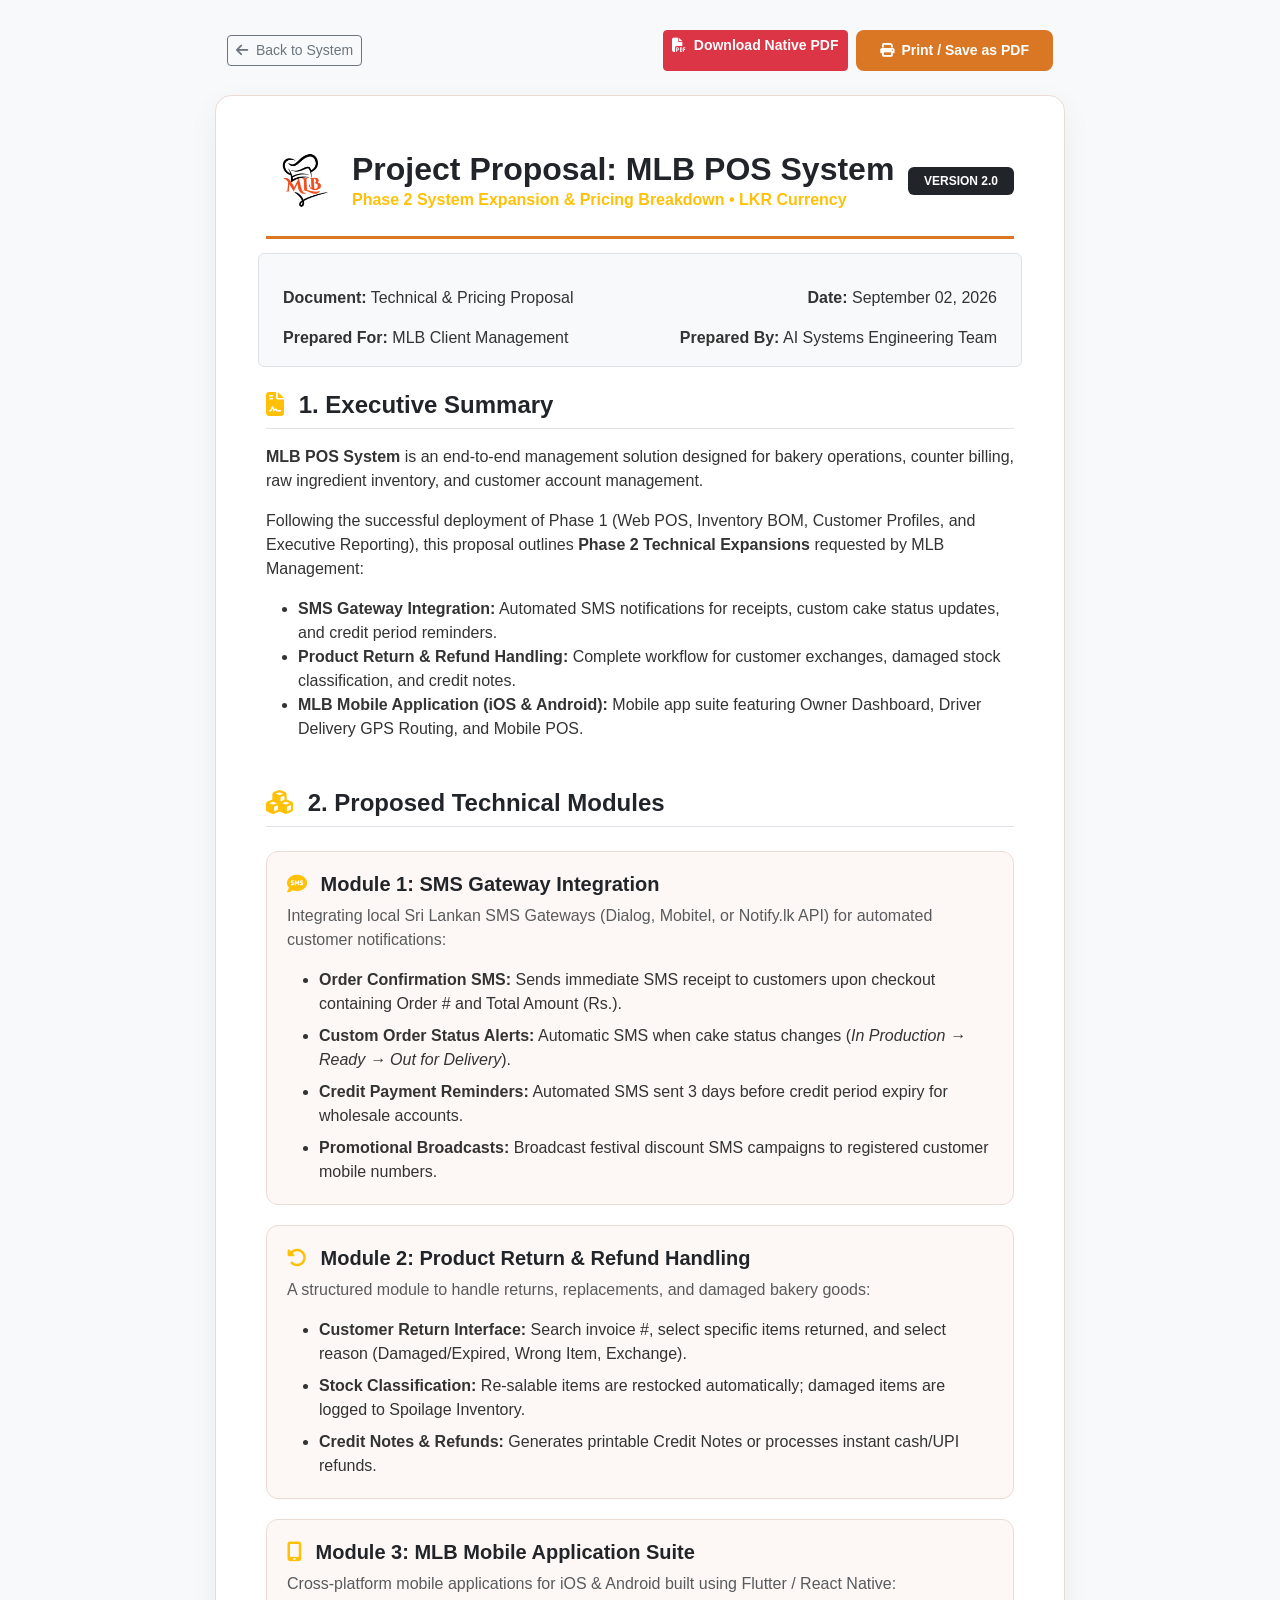
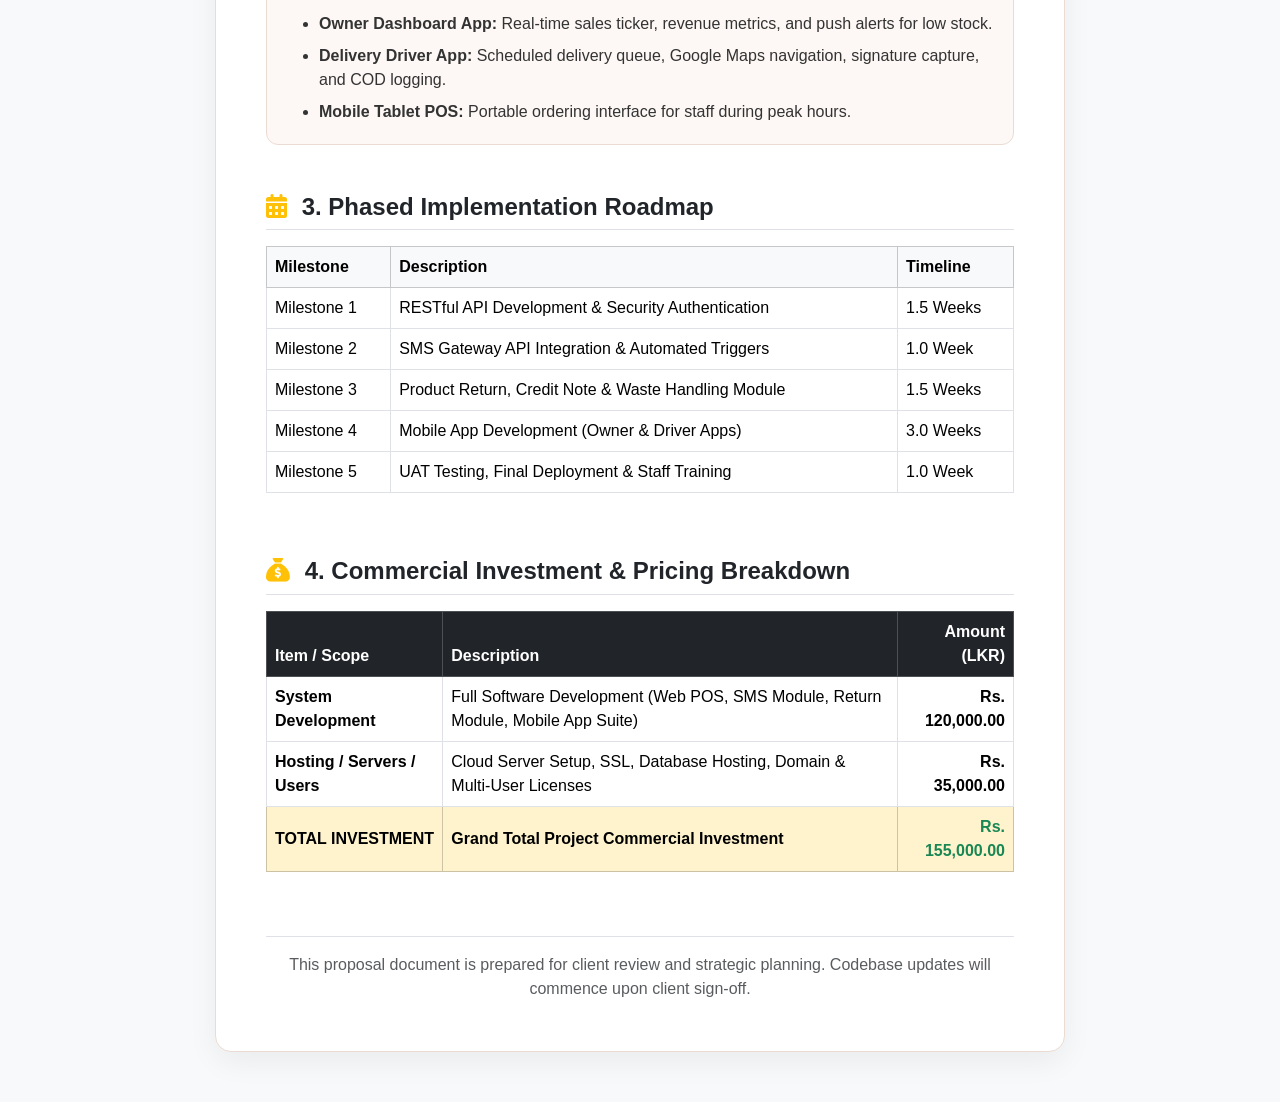
<file: project_proposal_mlb.html>
<!DOCTYPE html>
<html lang="en">
<head>
    <meta charset="UTF-8">
    <meta name="viewport" content="width=device-width, initial-scale=1.0">
    <title>Project Proposal - MLB POS System</title>
    <link href="https://cdn.jsdelivr.net/npm/bootstrap@5.3.0/dist/css/bootstrap.min.css" rel="stylesheet">
    <link rel="stylesheet" href="https://cdnjs.cloudflare.com/ajax/libs/font-awesome/6.4.0/css/all.min.css">
    <style>
        body { background-color: #f8f9fa; color: #333; font-family: 'Segoe UI', Tahoma, Geneva, Verdana, sans-serif; padding-top: 30px; padding-bottom: 50px; }
        .proposal-container { max-width: 850px; background: #ffffff; padding: 50px; border-radius: 16px; box-shadow: 0 10px 30px rgba(0,0,0,0.06); margin: 0 auto; border: 1px solid #ebdcd3; }
        .proposal-header { border-bottom: 3px solid #d97724; padding-bottom: 20px; margin-bottom: 30px; }
        .module-badge { background-color: #fdf8f5; border: 1px solid #ebdcd3; border-radius: 12px; padding: 20px; margin-bottom: 20px; }
        .btn-bakery { background-color: #d97724; color: white; font-weight: 600; border: none; padding: 10px 24px; border-radius: 8px; }
        .btn-bakery:hover { background-color: #b25310; color: white; }
        @media print {
            body { background: white; padding: 0; }
            .no-print { display: none !important; }
            .proposal-container { box-shadow: none; border: none; padding: 0; max-width: 100%; }
        }
    </style>
</head>
<body>

<div class="container no-print mb-4" style="max-width: 850px;">
    <div class="d-flex justify-content-between align-items-center">
        <a href="index.php" class="btn btn-outline-secondary btn-sm"><i class="fa-solid fa-arrow-left me-1"></i> Back to System</a>
        <div class="d-flex gap-2">
            <a href="project_proposal_mlb.pdf" download class="btn btn-danger btn-sm fw-bold"><i class="fa-solid fa-file-pdf me-1"></i> Download Native PDF</a>
            <button onclick="window.print()" class="btn btn-bakery btn-sm"><i class="fa-solid fa-print me-1"></i> Print / Save as PDF</button>
        </div>
    </div>
</div>

<div class="proposal-container">
    <div class="proposal-header d-flex justify-content-between align-items-center">
        <div class="d-flex align-items-center gap-3">
            <img src="assets/images/mlb_logo.jpg" alt="MLB Logo" style="height: 70px; border-radius: 8px;">
            <div>
                <h2 class="fw-bold text-dark mb-0">Project Proposal: MLB POS System</h2>
                <p class="text-warning fw-bold mb-0">Phase 2 System Expansion & Pricing Breakdown &bull; LKR Currency</p>
            </div>
        </div>
        <div class="text-end">
            <span class="badge bg-dark text-uppercase px-3 py-2">Version 2.0</span>
        </div>
    </div>

    <div class="row g-3 mb-4 p-3 rounded bg-light border text-sm">
        <div class="col-6"><strong>Document:</strong> Technical & Pricing Proposal</div>
        <div class="col-6 text-end"><strong>Date:</strong> September 02, 2026</div>
        <div class="col-6"><strong>Prepared For:</strong> MLB Client Management</div>
        <div class="col-6 text-end"><strong>Prepared By:</strong> AI Systems Engineering Team</div>
    </div>

    <!-- Executive Summary -->
    <div class="mb-5">
        <h4 class="fw-bold text-dark border-bottom pb-2 mb-3"><i class="fa-solid fa-file-contract text-warning me-2"></i> 1. Executive Summary</h4>
        <p><strong>MLB POS System</strong> is an end-to-end management solution designed for bakery operations, counter billing, raw ingredient inventory, and customer account management.</p>
        <p>Following the successful deployment of Phase 1 (Web POS, Inventory BOM, Customer Profiles, and Executive Reporting), this proposal outlines <strong>Phase 2 Technical Expansions</strong> requested by MLB Management:</p>
        <ul>
            <li><strong>SMS Gateway Integration:</strong> Automated SMS notifications for receipts, custom cake status updates, and credit period reminders.</li>
            <li><strong>Product Return & Refund Handling:</strong> Complete workflow for customer exchanges, damaged stock classification, and credit notes.</li>
            <li><strong>MLB Mobile Application (iOS & Android):</strong> Mobile app suite featuring Owner Dashboard, Driver Delivery GPS Routing, and Mobile POS.</li>
        </ul>
    </div>

    <!-- Phase 2 Modules -->
    <div class="mb-5">
        <h4 class="fw-bold text-dark border-bottom pb-2 mb-4"><i class="fa-solid fa-cubes text-warning me-2"></i> 2. Proposed Technical Modules</h4>

        <!-- Module 1 -->
        <div class="module-badge">
            <h5 class="fw-bold text-dark mb-2"><i class="fa-solid fa-comment-sms text-warning me-2"></i> Module 1: SMS Gateway Integration</h5>
            <p class="text-muted text-sm mb-3">Integrating local Sri Lankan SMS Gateways (Dialog, Mobitel, or Notify.lk API) for automated customer notifications:</p>
            <ul class="mb-0 text-sm">
                <li class="mb-2"><strong>Order Confirmation SMS:</strong> Sends immediate SMS receipt to customers upon checkout containing Order # and Total Amount (Rs.).</li>
                <li class="mb-2"><strong>Custom Order Status Alerts:</strong> Automatic SMS when cake status changes (<em>In Production &rarr; Ready &rarr; Out for Delivery</em>).</li>
                <li class="mb-2"><strong>Credit Payment Reminders:</strong> Automated SMS sent 3 days before credit period expiry for wholesale accounts.</li>
                <li><strong>Promotional Broadcasts:</strong> Broadcast festival discount SMS campaigns to registered customer mobile numbers.</li>
            </ul>
        </div>

        <!-- Module 2 -->
        <div class="module-badge">
            <h5 class="fw-bold text-dark mb-2"><i class="fa-solid fa-rotate-left text-warning me-2"></i> Module 2: Product Return & Refund Handling</h5>
            <p class="text-muted text-sm mb-3">A structured module to handle returns, replacements, and damaged bakery goods:</p>
            <ul class="mb-0 text-sm">
                <li class="mb-2"><strong>Customer Return Interface:</strong> Search invoice #, select specific items returned, and select reason (Damaged/Expired, Wrong Item, Exchange).</li>
                <li class="mb-2"><strong>Stock Classification:</strong> Re-salable items are restocked automatically; damaged items are logged to Spoilage Inventory.</li>
                <li><strong>Credit Notes & Refunds:</strong> Generates printable Credit Notes or processes instant cash/UPI refunds.</li>
            </ul>
        </div>

        <!-- Module 3 -->
        <div class="module-badge">
            <h5 class="fw-bold text-dark mb-2"><i class="fa-solid fa-mobile-screen-button text-warning me-2"></i> Module 3: MLB Mobile Application Suite</h5>
            <p class="text-muted text-sm mb-3">Cross-platform mobile applications for iOS & Android built using Flutter / React Native:</p>
            <ul class="mb-0 text-sm">
                <li class="mb-2"><strong>Owner Dashboard App:</strong> Real-time sales ticker, revenue metrics, and push alerts for low stock.</li>
                <li class="mb-2"><strong>Delivery Driver App:</strong> Scheduled delivery queue, Google Maps navigation, signature capture, and COD logging.</li>
                <li><strong>Mobile Tablet POS:</strong> Portable ordering interface for staff during peak hours.</li>
            </ul>
        </div>
    </div>

    <!-- Timeline -->
    <div class="mb-5">
        <h4 class="fw-bold text-dark border-bottom pb-2 mb-3"><i class="fa-solid fa-calendar-days text-warning me-2"></i> 3. Phased Implementation Roadmap</h4>
        <div class="table-responsive">
            <table class="table table-bordered align-middle text-sm">
                <thead class="table-light">
                    <tr>
                        <th>Milestone</th>
                        <th>Description</th>
                        <th>Timeline</th>
                    </tr>
                </thead>
                <tbody>
                    <tr><td>Milestone 1</td><td>RESTful API Development & Security Authentication</td><td>1.5 Weeks</td></tr>
                    <tr><td>Milestone 2</td><td>SMS Gateway API Integration & Automated Triggers</td><td>1.0 Week</td></tr>
                    <tr><td>Milestone 3</td><td>Product Return, Credit Note & Waste Handling Module</td><td>1.5 Weeks</td></tr>
                    <tr><td>Milestone 4</td><td>Mobile App Development (Owner & Driver Apps)</td><td>3.0 Weeks</td></tr>
                    <tr><td>Milestone 5</td><td>UAT Testing, Final Deployment & Staff Training</td><td>1.0 Week</td></tr>
                </tbody>
            </table>
        </div>
    </div>

    <!-- Commercial Pricing Breakdown -->
    <div class="mb-4">
        <h4 class="fw-bold text-dark border-bottom pb-2 mb-3"><i class="fa-solid fa-sack-dollar text-warning me-2"></i> 4. Commercial Investment & Pricing Breakdown</h4>
        <div class="table-responsive">
            <table class="table table-bordered align-middle text-sm">
                <thead class="table-dark">
                    <tr>
                        <th>Item / Scope</th>
                        <th>Description</th>
                        <th class="text-end">Amount (LKR)</th>
                    </tr>
                </thead>
                <tbody>
                    <tr>
                        <td><strong>System Development</strong></td>
                        <td>Full Software Development (Web POS, SMS Module, Return Module, Mobile App Suite)</td>
                        <td class="text-end fw-bold">Rs. 120,000.00</td>
                    </tr>
                    <tr>
                        <td><strong>Hosting / Servers / Users</strong></td>
                        <td>Cloud Server Setup, SSL, Database Hosting, Domain & Multi-User Licenses</td>
                        <td class="text-end fw-bold">Rs. 35,000.00</td>
                    </tr>
                    <tr class="table-warning fw-bold fs-6">
                        <td>TOTAL INVESTMENT</td>
                        <td>Grand Total Project Commercial Investment</td>
                        <td class="text-end text-success">Rs. 155,000.00</td>
                    </tr>
                </tbody>
            </table>
        </div>
    </div>

    <div class="mt-5 pt-3 border-top text-center text-muted text-xs">
        <p class="mb-0">This proposal document is prepared for client review and strategic planning. Codebase updates will commence upon client sign-off.</p>
    </div>
</div>

</body>
</html>
</file>
